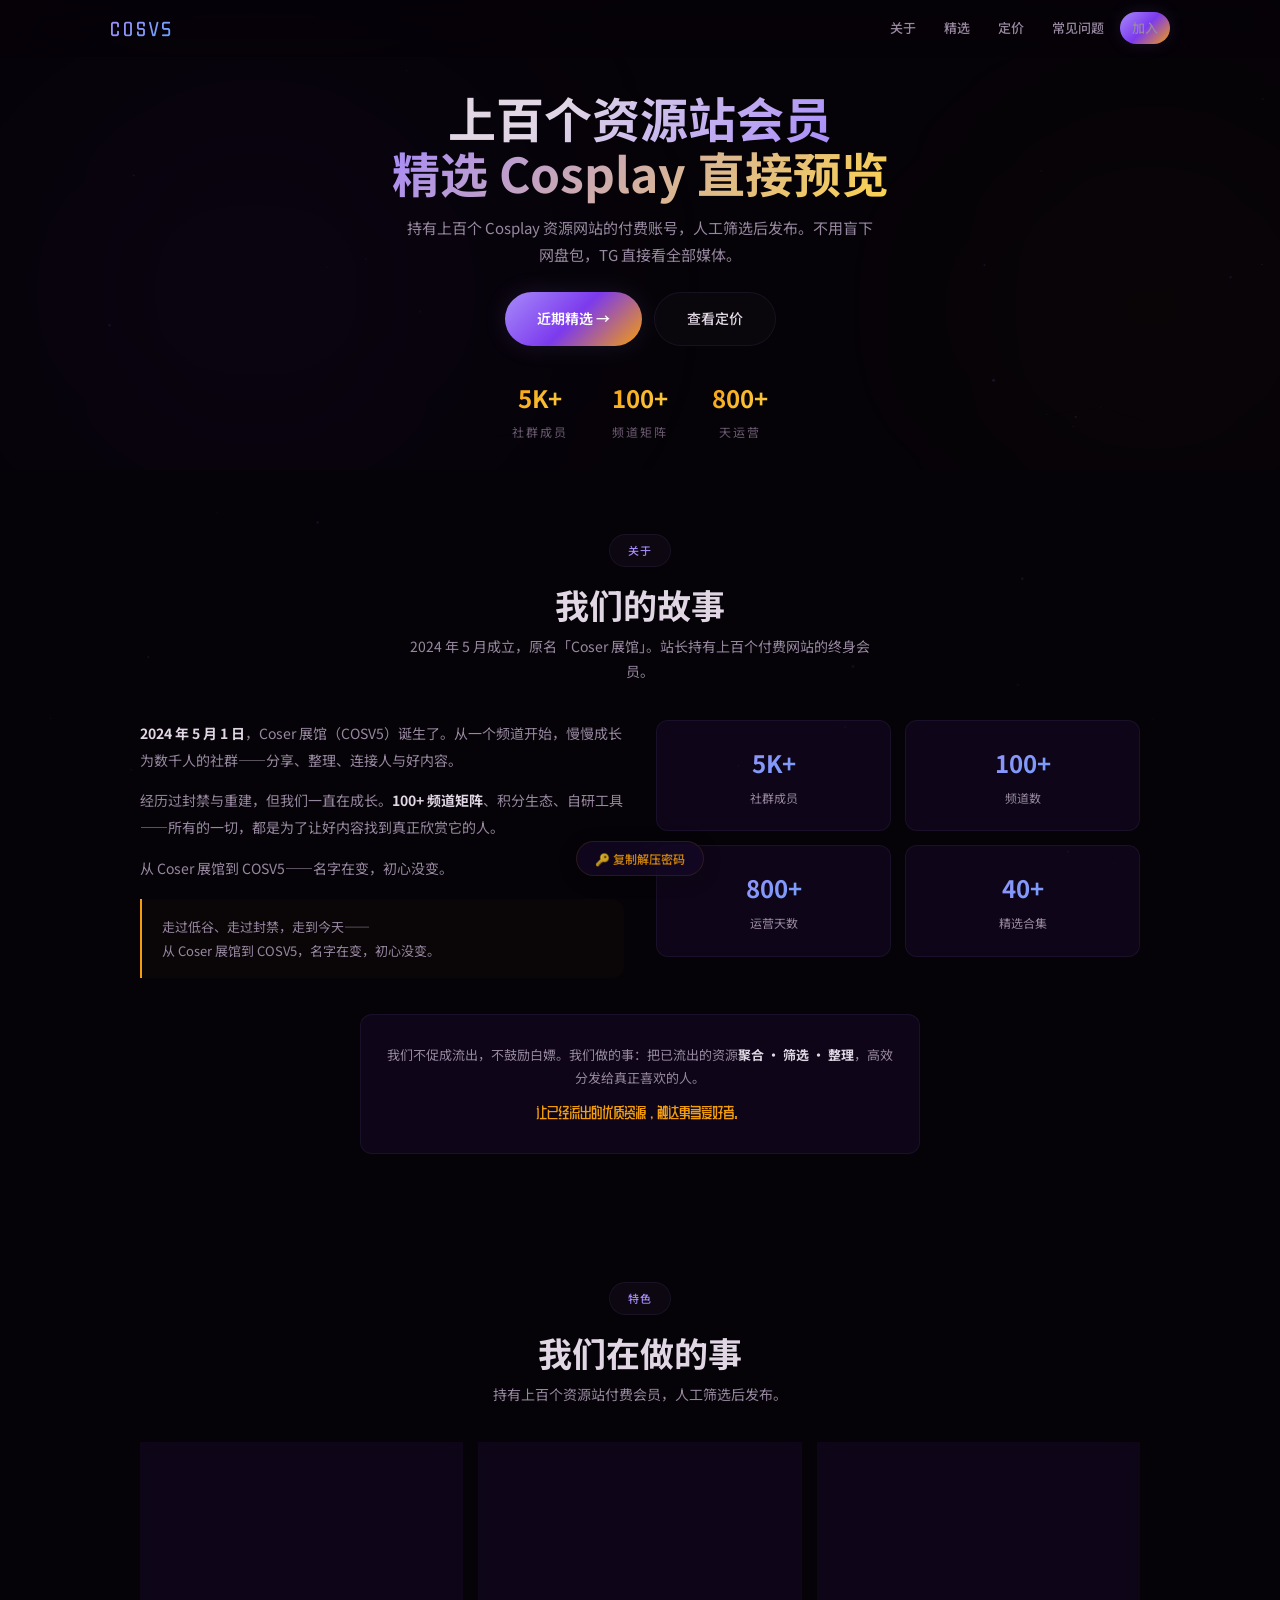
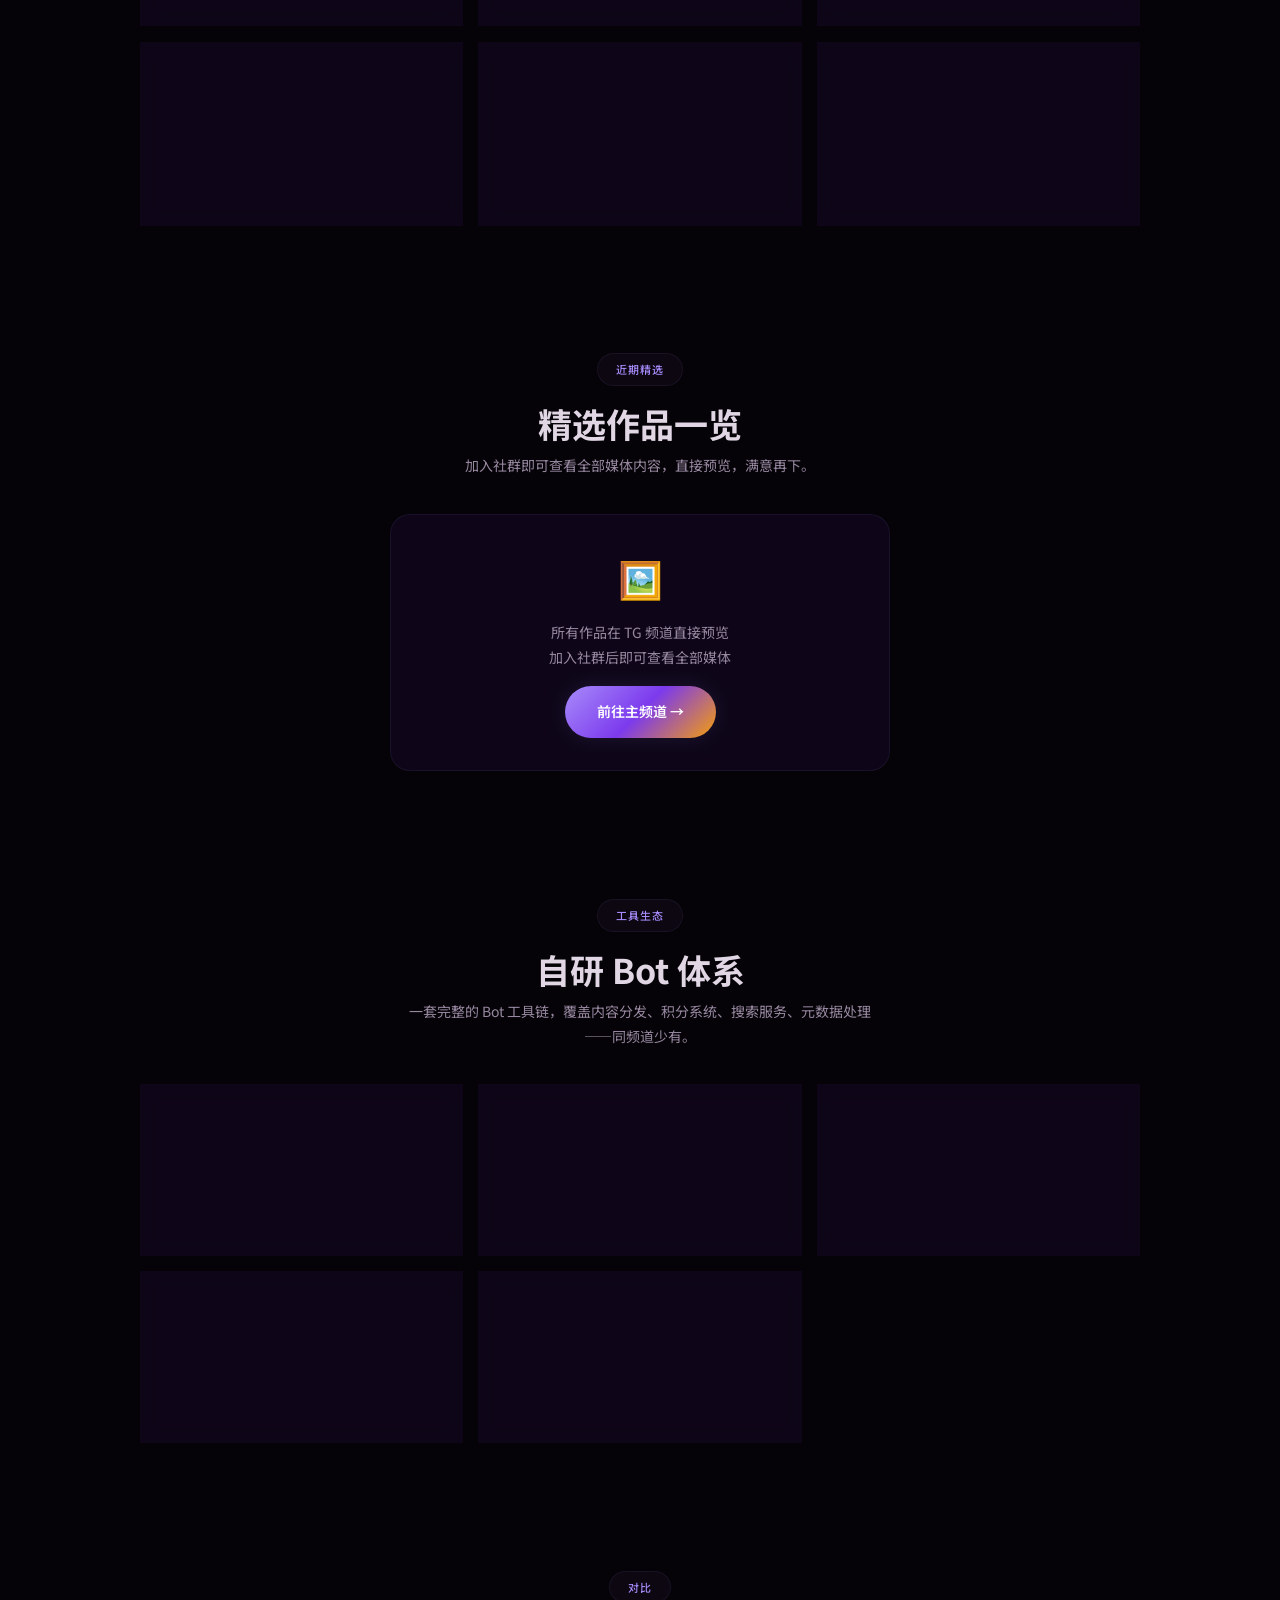
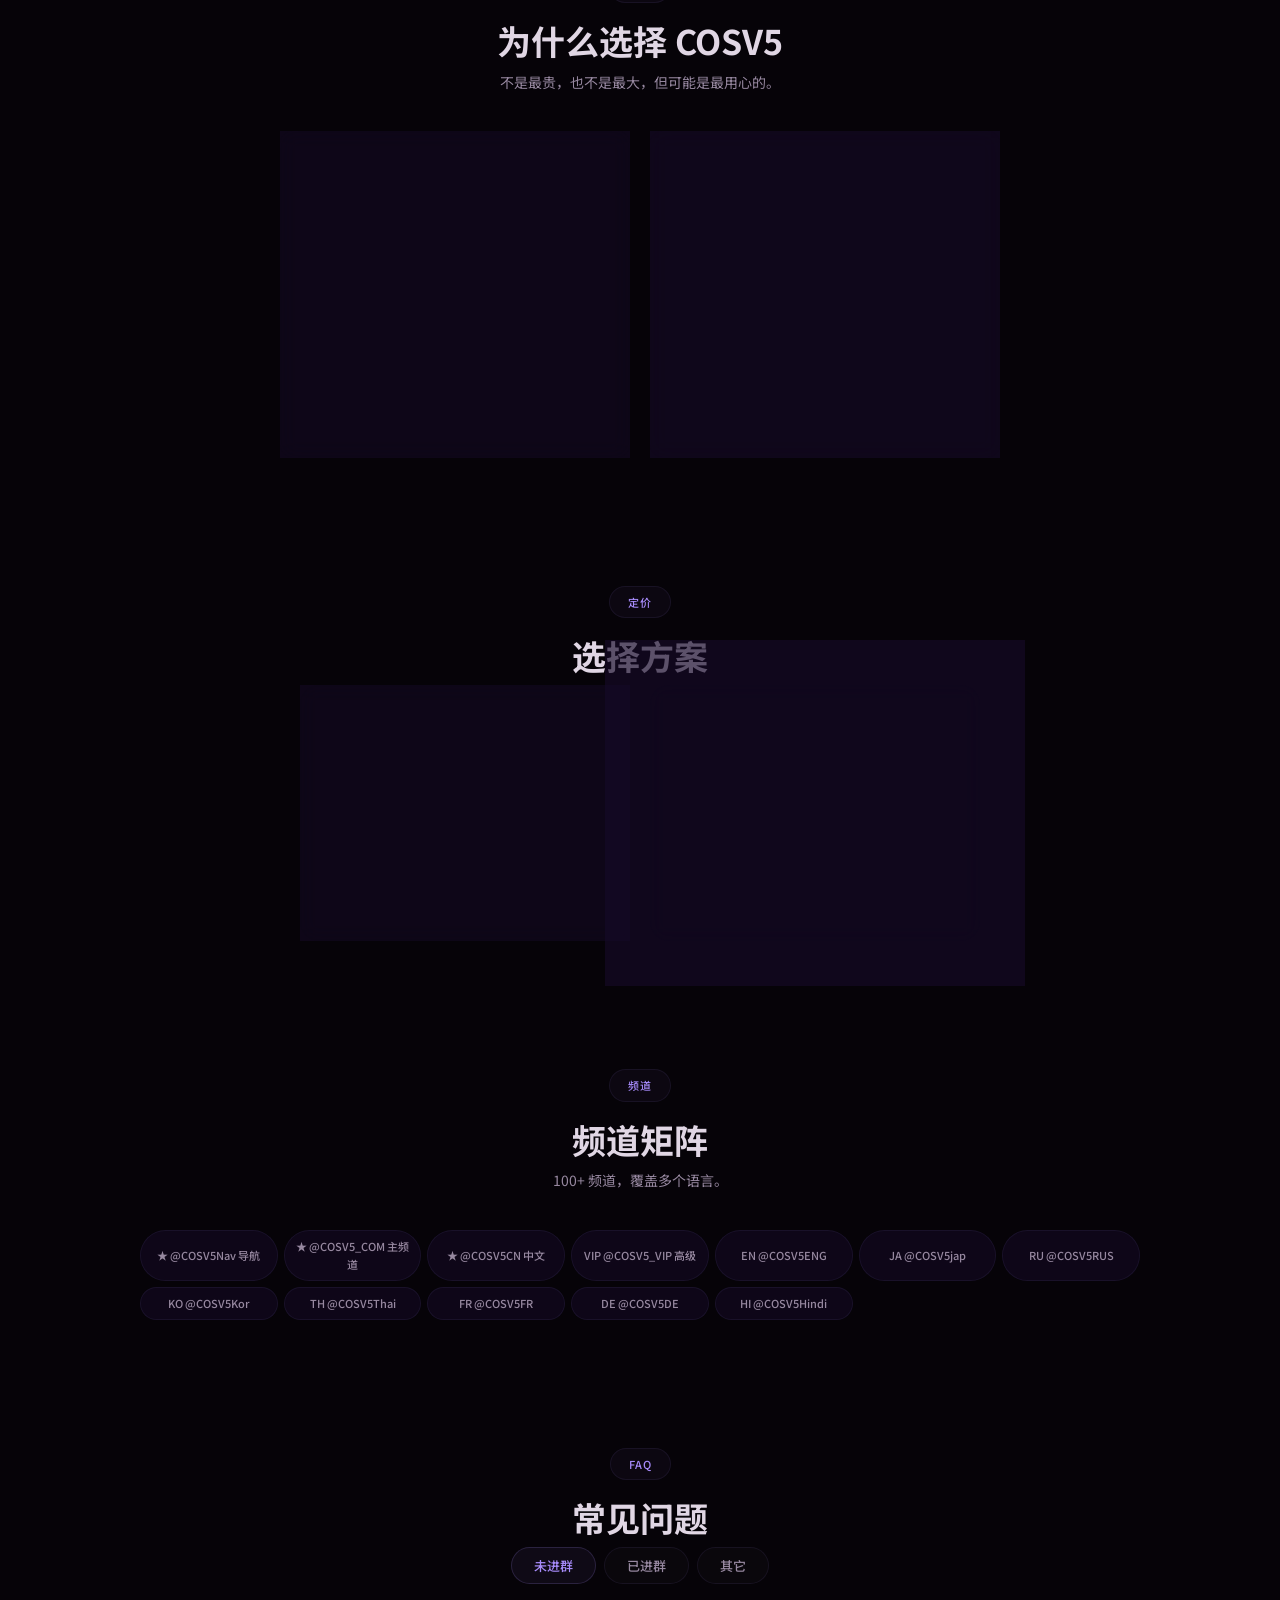
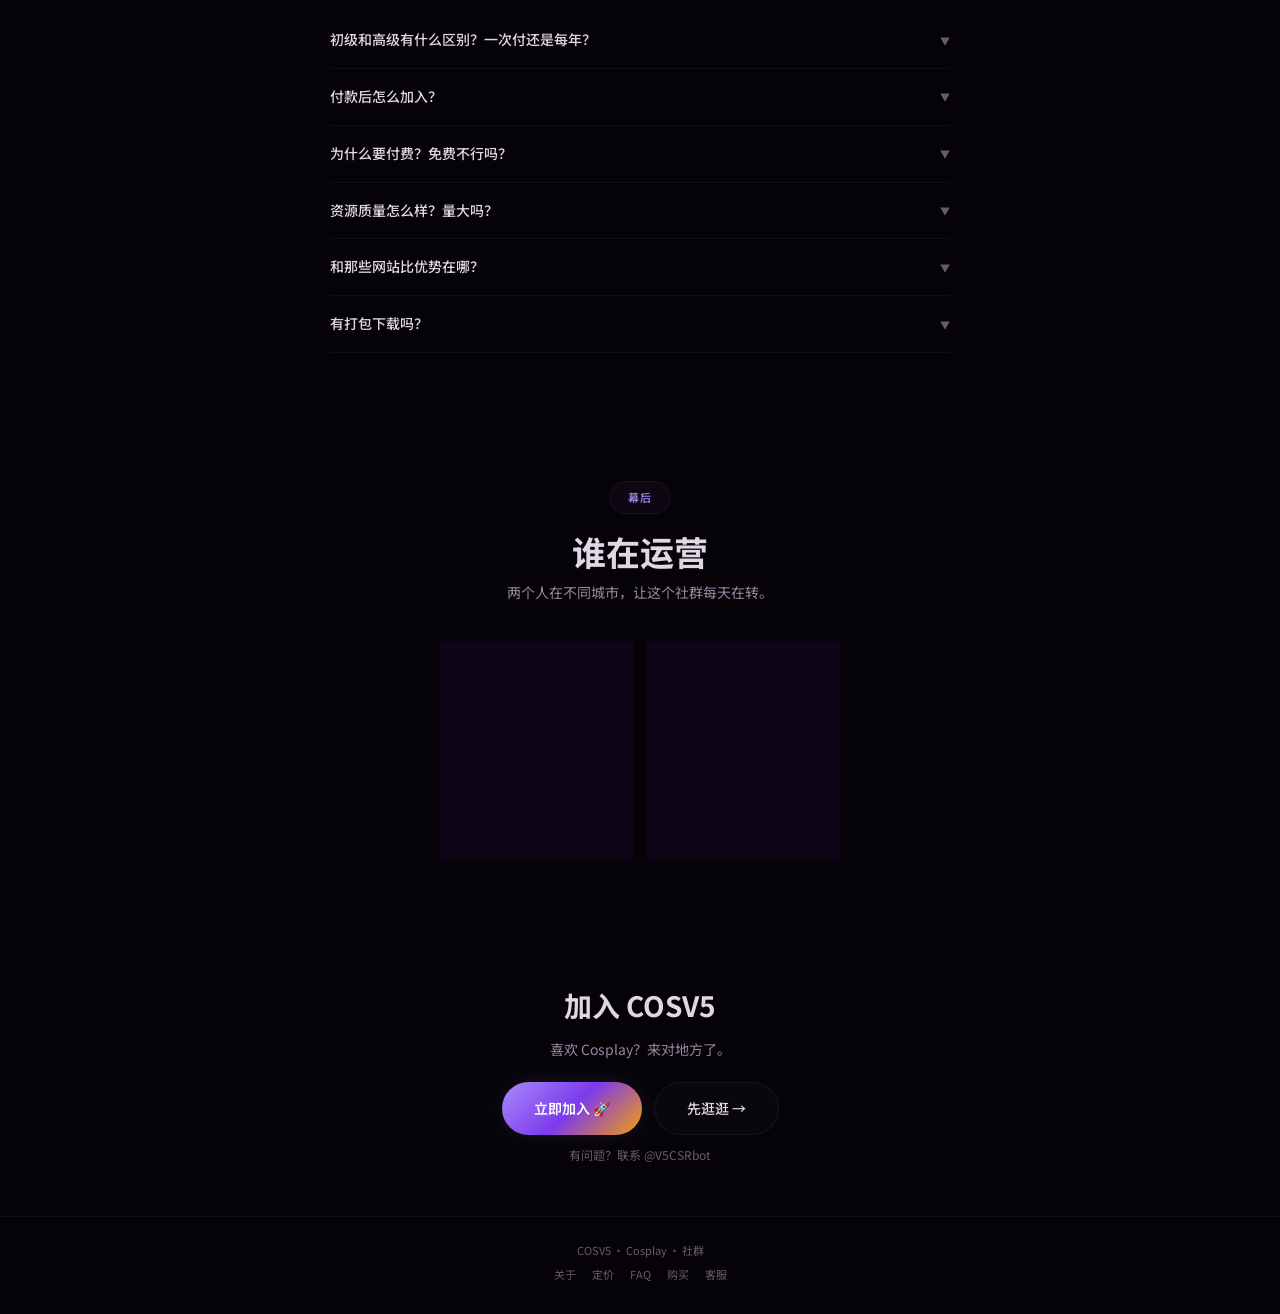
<file: index.html>
<!DOCTYPE html>
<html lang="zh-CN">
<head>
<meta charset="UTF-8">
<meta name="viewport" content="width=device-width, initial-scale=1.0">
<title>COSV5 — Cosplay 精选社群</title>
<meta name="description" content="COSV5 — 持有上百个资源站付费会员，精选 Cosplay，TG 直接预览。统一解压密码 COSV5.VIP。">
<meta name="theme-color" content="#060308">
<link href="https://fonts.googleapis.com/css2?family=Noto+Sans+SC:wght@300;400;500;700&family=ZCOOL+QingKe+HuangYou&display=swap" rel="stylesheet">
<style>
*,*::before,*::after{box-sizing:border-box;margin:0;padding:0}
html{scroll-behavior:smooth;overflow-x:hidden;scroll-padding-top:70px}
body{
  font-family:'Noto Sans SC',system-ui,-apple-system,sans-serif;
  background:#060308;color:#e0d6e4;
  -webkit-font-smoothing:antialiased;overflow-x:hidden;line-height:1.7;
}
:root{
  --bg:#060308;--card:rgba(22,10,40,0.5);--card-h:rgba(35,15,60,0.6);
  --purple:#a78bfa;--p-deep:#6d28d9;--p-glow:rgba(167,139,250,0.12);
  --gold:#f59e0b;--g-light:#fcd34d;
  --t:#e0d6e4;--t2:#9788a0;--t3:#6a5a70;
  --b:rgba(167,139,250,0.08);--b2:rgba(167,139,250,0.15);
  --g:linear-gradient(135deg,#a78bfa,#60a5fa);
  --gw:linear-gradient(135deg,#a78bfa,#7c3aed,#f59e0b);
  --gg:linear-gradient(135deg,#f59e0b,#fcd34d);
  --r:12px;--rl:20px;
}
::-webkit-scrollbar{width:3px}
::-webkit-scrollbar-track{background:var(--bg)}
::-webkit-scrollbar-thumb{background:var(--p-deep);border-radius:3px}

/* ── Canvas ── */
#bg-canvas{position:fixed;top:0;left:0;width:100vw;height:100vh;z-index:0;pointer-events:none}

/* ── Nav ── */
nav{
  position:fixed;top:0;left:0;right:0;z-index:100;
  backdrop-filter:blur(28px);background:rgba(6,3,8,0.55);
  border-bottom:1px solid transparent;transition:background .4s;
}
nav.scrolled{background:rgba(6,3,8,0.93);border-color:var(--b)}
.nav-inner{max-width:1100px;margin:0 auto;display:flex;align-items:center;justify-content:space-between;padding:0 20px;height:56px}
.logo{
  font-family:'ZCOOL QingKe HuangYou',cursive;font-size:20px;letter-spacing:3px;
  background:var(--g);-webkit-background-clip:text;-webkit-text-fill-color:transparent;background-clip:text;
}
.nav-links{display:flex;gap:4px;align-items:center}
.nav-links a{
  padding:5px 12px;border-radius:50px;color:var(--t2);text-decoration:none;
  font-size:13px;font-weight:500;transition:all .3s;
}
.nav-links a:hover{color:var(--t);background:rgba(255,255,255,0.03)}
.nav-links .active{color:var(--purple);background:rgba(167,139,250,0.06)}
.nav-cta{
  padding:6px 16px;border-radius:50px;background:var(--gw);color:#fff;
  font-size:12px;font-weight:600;text-decoration:none;
  box-shadow:0 0 18px var(--p-glow);white-space:nowrap;
}
.nav-cta:hover{transform:translateY(-1px);box-shadow:0 0 28px rgba(167,139,250,0.2)}

/* ── Floating password ── */
.floating-pwd{
  position:fixed;bottom:20px;left:50%;transform:translateX(-50%);
  z-index:99;padding:10px 22px;border-radius:50px;
  background:rgba(22,10,40,0.85);backdrop-filter:blur(16px);
  border:1px solid rgba(245,158,11,0.15);
  color:var(--gold);font-size:13px;font-weight:600;
  cursor:pointer;transition:all .3s;
  font-family:inherit;box-shadow:0 4px 20px rgba(0,0,0,0.3);
  white-space:nowrap;
}
.floating-pwd:hover{background:rgba(30,14,50,0.9);border-color:var(--gold)}
.floating-pwd.copied{background:rgba(34,197,94,0.15);border-color:#22c55e;color:#22c55e}
@media(max-width:768px){.floating-pwd{display:inline-flex}}
@media(min-width:769px){.floating-pwd{display:inline-flex;font-size:12px;padding:8px 18px;bottom:24px;opacity:0.8}}
@media(min-width:769px){.floating-pwd:hover{opacity:1}}

/* ── Hero (compact) ── */
.hero{
  text-align:center;padding:90px 24px 28px;position:relative;z-index:1;
}
.hero-glow{position:absolute;inset:0;pointer-events:none;overflow:hidden}
.hero-glow div{position:absolute;border-radius:50%;filter:blur(100px)}
.hero-glow .g1{width:60vw;height:60vw;top:-20%;left:-10%;background:radial-gradient(circle,rgba(109,40,217,0.06),transparent 70%)}
.hero-glow .g2{width:40vw;height:40vw;bottom:-20%;right:-10%;background:radial-gradient(circle,rgba(245,158,11,0.03),transparent 70%)}
.hero-content{max-width:680px;margin:0 auto}
.hero h1{font-size:clamp(28px,4.5vw,48px);font-weight:700;line-height:1.15;margin-bottom:14px}
.hero h1 .t1{background:linear-gradient(135deg,#e0d6e4 30%,var(--purple));-webkit-background-clip:text;-webkit-text-fill-color:transparent;background-clip:text}
.hero h1 .t2{background:linear-gradient(135deg,var(--purple),var(--g-light));-webkit-background-clip:text;-webkit-text-fill-color:transparent;background-clip:text}
.hero p{font-size:15px;color:var(--t2);max-width:480px;margin:0 auto 24px;line-height:1.8}
.hero-actions{display:flex;gap:12px;justify-content:center;flex-wrap:wrap;margin-bottom:32px}
.hero-stats{display:flex;justify-content:center;gap:44px;flex-wrap:wrap}
.hero-stat{text-align:center}
.hero-stat .n{font-size:24px;font-weight:700;background:var(--gg);-webkit-background-clip:text;-webkit-text-fill-color:transparent;background-clip:text}
.hero-stat .l{font-size:12px;color:var(--t3);margin-top:3px;letter-spacing:2px}

.btn-p{
  padding:14px 32px;border-radius:50px;background:var(--gw);color:#fff;
  text-decoration:none;font-size:14px;font-weight:600;
  transition:all .3s;box-shadow:0 0 24px var(--p-glow);
  display:inline-flex;align-items:center;gap:6px;
}
.btn-p:hover{transform:translateY(-2px);box-shadow:0 0 36px rgba(167,139,250,0.2)}
.btn-s{
  padding:14px 32px;border-radius:50px;
  background:rgba(255,255,255,0.02);color:var(--t);
  text-decoration:none;font-size:14px;font-weight:500;
  border:1px solid var(--b);transition:all .3s;
  display:inline-flex;align-items:center;gap:6px;
}
.btn-s:hover{background:rgba(255,255,255,0.04);border-color:var(--b2)}

/* ── Sections ── */
.section{padding:64px 24px;position:relative;z-index:1}
.sin{max-width:1000px;margin:0 auto;width:100%}
.sc{text-align:center}.sc .sd{margin:0 auto 36px}
.badge{
  display:inline-flex;align-items:center;gap:8px;
  padding:6px 18px;border-radius:50px;
  background:rgba(167,139,250,0.04);border:1px solid var(--b);
  font-size:11px;font-weight:500;color:var(--purple);margin-bottom:18px;
  letter-spacing:1px;
}
.st{font-size:clamp(24px,3vw,34px);font-weight:700;margin-bottom:8px;line-height:1.2}
.sd{color:var(--t2);font-size:14px;max-width:480px;margin-bottom:36px;line-height:1.8}
.r{opacity:0;transform:translateY(16px);transition:opacity .6s,transform .6s}
.r.v{opacity:1;transform:translateY(0)}
.r1{transition-delay:.1s}.r2{transition-delay:.2s}.r3{transition-delay:.3s}

/* ── Grids ── */
.grid-3{display:grid;grid-template-columns:repeat(auto-fit,minmax(260px,1fr));gap:16px}
.card{
  padding:30px 26px;border-radius:var(--r);
  background:var(--card);border:1px solid var(--b);
  backdrop-filter:blur(10px);transition:all .4s;
}
.card:hover{transform:translateY(-3px);border-color:rgba(167,139,250,0.1);background:var(--card-h)}
.card .ic{font-size:22px;margin-bottom:10px;display:block}
.card h3{font-size:15px;font-weight:600;margin-bottom:4px}
.card p{font-size:13px;color:var(--t2);line-height:1.7}

/* ── About ── */
.about-grid{display:grid;grid-template-columns:1fr 1fr;gap:32px;align-items:start}
@media(max-width:768px){.about-grid{grid-template-columns:1fr}}
.about-text p{font-size:14px;color:var(--t2);line-height:1.9;margin-bottom:14px}
.about-text strong{color:var(--t)}
.about-quote{
  margin-top:18px;padding:16px 20px;
  border-left:2px solid var(--gold);
  background:rgba(245,158,11,0.02);
  border-radius:0 var(--r) var(--r) 0;
  font-size:13px;color:var(--t2);line-height:1.8;
}
.stats-s{display:grid;grid-template-columns:1fr 1fr;gap:14px}
.stat-s{
  padding:22px 18px;text-align:center;border-radius:var(--r);
  background:var(--card);border:1px solid var(--b);
  transition:all .3s;
}
.stat-s:hover{background:var(--card-h)}
.stat-s .n{font-size:24px;font-weight:700;background:var(--g);-webkit-background-clip:text;-webkit-text-fill-color:transparent;background-clip:text}
.stat-s .l{font-size:12px;color:var(--t2);margin-top:4px}

/* ── Pricing ── */
.pg{display:grid;grid-template-columns:repeat(auto-fit,minmax(280px,1fr));gap:20px;max-width:680px;margin:0 auto}
.pc{
  border-radius:var(--rl);
  background:var(--card);border:1px solid var(--b);
  backdrop-filter:blur(10px);position:relative;
  transition:all .4s;cursor:pointer;
}
.pc:hover{transform:translateY(-3px)}
.pc.ft{
  border-color:rgba(167,139,250,0.14);
  background:rgba(22,10,40,0.65);
  box-shadow:0 0 30px rgba(167,139,250,0.04),inset 0 1px 0 rgba(167,139,250,0.08);
}
.pc-inner{padding:36px 28px 28px;transition:padding .4s}
.pc.open .pc-inner{padding-bottom:20px}
.pb{
  position:absolute;top:-11px;left:50%;transform:translateX(-50%);
  padding:3px 16px;border-radius:50px;
  font-size:10px;font-weight:700;letter-spacing:1px;white-space:nowrap;z-index:2;
}
.pb.gold{background:var(--gg);color:#0a0a0a}
.pb.purple{background:var(--g);color:#fff}
.pn{font-size:17px;font-weight:600;margin-bottom:2px}
.psub{font-size:12px;color:var(--t3);margin-bottom:16px}
.pp{margin-bottom:4px}
.pp .a{font-size:36px;font-weight:700;background:var(--g);-webkit-background-clip:text;-webkit-text-fill-color:transparent;background-clip:text}
.pp .e{font-size:13px;color:var(--t2);margin-left:2px}
.pt{display:flex;gap:6px;flex-wrap:wrap;margin-bottom:6px}
.pt span{padding:4px 10px;border-radius:50px;background:rgba(255,255,255,0.02);border:1px solid var(--b);font-size:11px;color:var(--t2)}
.pc-expand{text-align:center;font-size:11px;color:var(--t3);padding:4px 0 0;transition:all .3s}
.pc-expand .arr{display:inline-block;transition:transform .4s;margin-left:4px}
.pc.open .pc-expand .arr{transform:rotate(180deg)}
.pc-details{max-height:0;overflow:hidden;transition:max-height .5s ease,padding .5s ease;padding:0 28px}
.pc.open .pc-details{max-height:400px;padding:0 28px 28px}
.pf{list-style:none;margin:0 0 18px}
.pf li{padding:5px 0;font-size:13px;color:var(--t2);display:flex;align-items:center;gap:8px}
.pf li::before{content:'\2726';color:var(--purple);font-size:10px}
.pc .btn-p,.pc .btn-s{display:flex;justify-content:center;font-size:13px;padding:12px 26px}

/* ── Channels ── */
.cg{display:grid;grid-template-columns:repeat(auto-fill,minmax(120px,1fr));gap:6px}
.cc{
  display:flex;align-items:center;gap:4px;padding:6px 10px;border-radius:50px;
  background:var(--card);border:1px solid var(--b);
  font-size:11px;font-weight:500;color:var(--t2);
  text-decoration:none;transition:all .3s;justify-content:center;
}
.cc:hover{background:var(--card-h);border-color:var(--b2);color:var(--t);transform:translateY(-2px)}

/* ── FAQ tabs ── */
.faq-tabs{display:flex;justify-content:center;gap:8px;margin-bottom:28px;flex-wrap:wrap}
.faq-tab{
  padding:8px 22px;border-radius:50px;
  background:rgba(255,255,255,0.02);border:1px solid var(--b);
  color:var(--t2);font-size:13px;font-weight:500;
  cursor:pointer;transition:all .3s;font-family:inherit;
}
.faq-tab:hover{border-color:var(--b2);color:var(--t)}
.faq-tab.active{background:rgba(167,139,250,0.06);border-color:rgba(167,139,250,0.18);color:var(--purple)}
.faq-panel{display:none;text-align:left;max-width:620px;margin:0 auto}
.faq-panel.active{display:block}
.fi{border-bottom:1px solid var(--b)}
.fq{
  padding:16px 0;display:flex;justify-content:space-between;
  align-items:center;cursor:pointer;font-size:14px;
  font-weight:500;color:var(--t);transition:color .3s;user-select:none;gap:12px;
}
.fq:hover{color:var(--purple)}
.fq .a{transition:transform .3s;color:var(--t3);font-size:10px;flex-shrink:0}
.fi.open .fq .a{transform:rotate(180deg);color:var(--purple)}
.fa{max-height:0;overflow:hidden;transition:max-height .3s,padding .3s;padding:0}
.fi.open .fa{max-height:500px;padding:0 0 18px}
.fa p{font-size:13px;color:var(--t2);line-height:1.8}

/* ── CTA ── */
.cta{text-align:center;padding:60px 24px 50px!important}
.cta h2{font-size:clamp(20px,2.5vw,28px);font-weight:700;margin-bottom:8px}
.cta p{color:var(--t2);max-width:420px;margin:0 auto 20px;font-size:14px}
.cta .ca{display:flex;gap:12px;justify-content:center;flex-wrap:wrap}
.cta .cn{margin-top:10px;font-size:12px;color:var(--t3)}

footer{padding:24px;text-align:center;position:relative;z-index:1;border-top:1px solid var(--b)}
footer p{font-size:11px;color:var(--t3)}
footer .fl2{display:flex;justify-content:center;gap:16px;margin:6px 0;flex-wrap:wrap}
footer .fl2 a{color:var(--t3);text-decoration:none;font-size:11px}
footer .fl2 a:hover{color:var(--purple)}

@media(max-width:768px){
  .nav-links a{font-size:11px;padding:4px 8px}
  .nav-cta{font-size:11px;padding:5px 12px}
  .about-grid{grid-template-columns:1fr}
  .pg,.grid-3{grid-template-columns:1fr}
  .hero{padding:76px 20px 24px}
  .hero h1{font-size:clamp(24px,7vw,36px)}
  .hero p{font-size:13px}
  .hero-stats{gap:24px}
  .section{padding:40px 16px}
  .sin .st{font-size:clamp(20px,5vw,26px)}
  .grid-3{gap:10px}
  .card{padding:20px 18px}
  .grid-4{grid-template-columns:repeat(2,1fr)}
  .pg{gap:14px}
  .pc-inner{padding:28px 20px 22px}
  .pc-details{padding:0 20px!important}
  .pc.open .pc-details{padding:0 20px 22px!important}
  .cg{grid-template-columns:repeat(auto-fill,minmax(100px,1fr))}
  .floating-pwd{font-size:12px;padding:8px 16px;bottom:16px}
  footer .fl2{gap:10px}
}
@media(max-width:480px){
  .hero h1{font-size:22px}
  .hero-stats{gap:16px}
  .hero-stat .n{font-size:18px}
  .hero-stat .l{font-size:10px}
  .card p{font-size:12px}
}
</style>
</head>
<body>

<canvas id="bg-canvas"></canvas>

<nav id="nav">
  <div class="nav-inner">
    <div class="logo">COSV5</div>
    <div class="nav-links">
      <a href="#about">关于</a>
      <a href="#showcase">精选</a>
      <a href="#pricing">定价</a>
      <a href="#faq">常见问题</a>
      <a href="#join" class="nav-cta">加入</a>
    </div>
  </div>
</nav>

<button class="floating-pwd" onclick="copyPwd()">🔑 复制解压密码</button>

<!-- ══ HERO ══ -->
<section class="hero">
  <div class="hero-glow"><div class="g1"></div><div class="g2"></div></div>
  <div class="hero-content r v">
    <h1>
      <span class="t1">上百个资源站会员</span><br>
      <span class="t2">精选 Cosplay 直接预览</span>
    </h1>
    <p>持有上百个 Cosplay 资源网站的付费账号，人工筛选后发布。不用盲下网盘包，TG 直接看全部媒体。</p>
    <div class="hero-actions">
      <a href="#showcase" class="btn-p">近期精选 →</a>
      <a href="#pricing" class="btn-s">查看定价</a>
    </div>
    <div class="hero-stats">
      <div class="hero-stat"><div class="n">5K+</div><div class="l">社群成员</div></div>
      <div class="hero-stat"><div class="n">100+</div><div class="l">频道矩阵</div></div>
      <div class="hero-stat"><div class="n">800+</div><div class="l">天运营</div></div>
    </div>
  </div>
</section>

<!-- ══ ABOUT ══ -->
<section class="section" id="about">
  <div class="sin">
    <div class="sc">
      <div class="badge r">关于</div>
      <h2 class="st r">我们的故事</h2>
      <p class="sd r">2024 年 5 月成立，原名「Coser 展馆」。站长持有上百个付费网站的终身会员。</p>
    </div>
    <div class="about-grid">
      <div class="about-text r">
        <p><strong>2024 年 5 月 1 日</strong>，Coser 展馆（COSV5）诞生了。从一个频道开始，慢慢成长为数千人的社群——分享、整理、连接人与好内容。</p>
        <p>经历过封禁与重建，但我们一直在成长。<strong>100+ 频道矩阵</strong>、积分生态、自研工具——所有的一切，都是为了让好内容找到真正欣赏它的人。</p>
        <p>从 Coser 展馆到 COSV5——名字在变，初心没变。</p>
        <div class="about-quote">
          走过低谷、走过封禁，走到今天——<br>
          从 Coser 展馆到 COSV5，名字在变，初心没变。
        </div>
      </div>
      <div class="stats-s">
        <div class="stat-s r r1"><div class="n">5K+</div><div class="l">社群成员</div></div>
        <div class="stat-s r r2"><div class="n">100+</div><div class="l">频道数</div></div>
        <div class="stat-s r r1"><div class="n">800+</div><div class="l">运营天数</div></div>
        <div class="stat-s r r2"><div class="n">40+</div><div class="l">精选合集</div></div>
      </div>
    </div>
    <div class="r" style="text-align:center;margin-top:36px;padding:28px 24px;border-radius:var(--r);background:var(--card);border:1px solid var(--b);max-width:560px;margin-left:auto;margin-right:auto">
      <p style="font-size:13px;color:var(--t2);line-height:1.8;margin-bottom:10px">我们不促成流出，不鼓励白嫖。我们做的事：把已流出的资源<strong style="color:var(--t)">聚合 · 筛选 · 整理</strong>，高效分发给真正喜欢的人。</p>
      <p style="font-family:'ZCOOL QingKe HuangYou',cursive;font-size:15px;color:var(--gold)">让已经流出的优质资源，触达更多爱好者。</p>
    </div>
  </div>
</section>

<!-- ══ FEATURES ══ -->
<section class="section" id="features">
  <div class="sin sc">
    <div class="badge r">特色</div>
    <h2 class="st r">我们在做的事</h2>
    <p class="sd r">持有上百个资源站付费会员，人工筛选后发布。</p>
    <div class="grid-3">
      <div class="card r"><span class="ic">🔍</span><h3>百站监控</h3><p>持有 59+ 资源网站付费会员，pabot 实时监控新作发布。</p></div>
      <div class="card r r1"><span class="ic">👁️</span><h3>直接预览</h3><p>传统网站需下载网盘包才能看。TG 直接预览全部媒体，满意再下载。</p></div>
      <div class="card r r2"><span class="ic">🎯</span><h3>社群采购</h3><p>热门新作社群出资购买。积分兑换许愿卡，指定想要的作品。</p></div>
      <div class="card r r1"><span class="ic">🌐</span><h3>多语言</h3><p>中文 · EN · JP · RU · KO · TH · FR · DE · HI，全球同好聚集。</p></div>
      <div class="card r r2"><span class="ic">🛠️</span><h3>自研工具</h3><p>搜索/签到/分发/清理——完整 Bot 体系，提升社群体验。</p></div>
      <div class="card r r3"><span class="ic">⚡</span><h3>及时通知</h3><p>pabot 7×24 监控，新作发布立即通知，比手动刷站快。</p></div>
    </div>
  </div>
</section>

<!-- ══ SHOWCASE ══ -->
<section class="section" id="showcase">
  <div class="sin sc">
    <div class="badge r">近期精选</div>
    <h2 class="st r">精选作品一览</h2>
    <p class="sd r">加入社群即可查看全部媒体内容，直接预览，满意再下。</p>
    <div style="background:var(--card);border:1px solid var(--b);border-radius:var(--rl);padding:32px 24px;max-width:500px;margin:0 auto;text-align:center">
      <p style="font-size:36px;margin-bottom:12px">🖼️</p>
      <p style="font-size:14px;color:var(--t2);margin-bottom:16px;line-height:1.8">所有作品在 TG 频道直接预览<br>加入社群后即可查看全部媒体</p>
      <a href="https://t.me/COSV5_COM" target="_blank" class="btn-p" style="display:inline-flex">前往主频道 →</a>
    </div>
  </div>
</section>

<!-- ══ TOOLS ══ -->
<section class="section">
  <div class="sin sc">
    <div class="badge r">工具生态</div>
    <h2 class="st r">自研 Bot 体系</h2>
    <p class="sd r">一套完整的 Bot 工具链，覆盖内容分发、积分系统、搜索服务、元数据处理——同频道少有。</p>
    <div class="grid-3">
      <div class="card r" style="text-align:left;display:flex;flex-direction:column;gap:8px">
        <div style="display:flex;align-items:center;gap:10px;margin-bottom:4px">
          <span style="font-size:28px">🐹</span>
          <div><h3 style="margin:0">GuiYaoBot</h3><span style="font-size:11px;color:var(--t3)">@GuiYaoBot</span></div>
        </div>
        <p style="font-size:13px;color:var(--t2);line-height:1.7">签到积分系统 · 邮箱绑定保障会员权益不丢失 · 权益自助恢复。5K+ 绑定用户。</p>
      </div>
      <div class="card r r1" style="text-align:left;display:flex;flex-direction:column;gap:8px">
        <div style="display:flex;align-items:center;gap:10px;margin-bottom:4px">
          <span style="font-size:28px">🔍</span>
          <div><h3 style="margin:0">PaPulseBot</h3><span style="font-size:11px;color:var(--t3)">@PaPulseBot</span></div>
        </div>
        <p style="font-size:13px;color:var(--t2);line-height:1.7">以图搜图 · 社群资源搜索 · 网站内容检索。搜索 8K+ 次，免费使用。</p>
      </div>
      <div class="card r r2" style="text-align:left;display:flex;flex-direction:column;gap:8px">
        <div style="display:flex;align-items:center;gap:10px;margin-bottom:4px">
          <span style="font-size:28px">🔄</span>
          <div><h3 style="margin:0">V5Mesh</h3><span style="font-size:11px;color:var(--t3)">@V5MeshBot</span></div>
        </div>
        <p style="font-size:13px;color:var(--t2);line-height:1.7">矩阵分发机器人。一次内容，AI 优化，多频道同步。同步 100+ 频道，降低重复内容风控。</p>
      </div>
      <div class="card r r1" style="text-align:left;display:flex;flex-direction:column;gap:8px">
        <div style="display:flex;align-items:center;gap:10px;margin-bottom:4px">
          <span style="font-size:28px">🧹</span>
          <div><h3 style="margin:0">ExifCleaner</h3><span style="font-size:11px;color:var(--t3)">自研工具</span></div>
        </div>
        <p style="font-size:13px;color:var(--t2);line-height:1.7">元数据清理工具。支持只读文件、递归目录、自定义 EXIF 编辑。已处理 12K+ 文件。</p>
      </div>
      <div class="card r r2" style="text-align:left;display:flex;flex-direction:column;gap:8px">
        <div style="display:flex;align-items:center;gap:10px;margin-bottom:4px">
          <span style="font-size:28px">👁️</span>
          <div><h3 style="margin:0">ChuYunbot</h3><span style="font-size:11px;color:var(--t3)">@ChuYunbot</span></div>
        </div>
        <p style="font-size:13px;color:var(--t2);line-height:1.7">作品预览 Bot。加入社群后可通过 Bot 直接预览作品媒体，满意再下载。</p>
      </div>
    </div>
  </div>
</section>

<!-- ══ COMPARISON ══ -->
<section class="section">
  <div class="sin sc">
    <div class="badge r">对比</div>
    <h2 class="st r">为什么选择 COSV5</h2>
    <p class="sd r">不是最贵，也不是最大，但可能是最用心的。</p>
    
    <div style="display:grid;grid-template-columns:1fr 1fr;gap:20px;max-width:720px;margin:0 auto">
      <!-- vs 传统网站 -->
      <div class="card r" style="text-align:left;padding:24px">
        <div style="font-size:11px;color:var(--t3);letter-spacing:2px;margin-bottom:10px">对比传统会员网站</div>
        <div style="display:flex;flex-direction:column;gap:10px">
          <div style="display:flex;align-items:flex-start;gap:10px">
            <span style="color:var(--gold);font-size:14px;flex-shrink:0">✓</span>
            <div><span style="font-size:13px;font-weight:600;color:var(--t)">TG 直接预览全部媒体</span><br><span style="font-size:12px;color:var(--t2)">不用先付费再下载网盘包盲看，满意再下</span></div>
          </div>
          <div style="display:flex;align-items:flex-start;gap:10px">
            <span style="color:var(--gold);font-size:14px;flex-shrink:0">✓</span>
            <div><span style="font-size:13px;font-weight:600;color:var(--t)">持有上百个站会员</span><br><span style="font-size:12px;color:var(--t2)">你付一份钱，共享上百个资源站的精选内容</span></div>
          </div>
          <div style="display:flex;align-items:flex-start;gap:10px">
            <span style="color:var(--gold);font-size:14px;flex-shrink:0">✓</span>
            <div><span style="font-size:13px;font-weight:600;color:var(--t)">人工筛选 · 杜绝低质</span><br><span style="font-size:12px;color:var(--t2)">每份资源经人工筛选，没有滥竽充数</span></div>
          </div>
          <div style="display:flex;align-items:flex-start;gap:10px">
            <span style="color:var(--gold);font-size:14px;flex-shrink:0">✓</span>
            <div><span style="font-size:13px;font-weight:600;color:var(--t)">定价更低</span><br><span style="font-size:12px;color:var(--t2)">¥18/月起，分摊订阅成本，人人用得起</span></div>
          </div>
        </div>
      </div>

      <!-- vs TG同行 -->
      <div class="card r r2" style="text-align:left;padding:24px;border-color:rgba(167,139,250,0.12);background:rgba(22,10,40,0.6)">
        <div style="font-size:11px;color:var(--purple);letter-spacing:2px;margin-bottom:10px">对比 Telegram 同行</div>
        <div style="display:flex;flex-direction:column;gap:10px">
          <div style="display:flex;align-items:flex-start;gap:10px">
            <span style="color:var(--purple);font-size:14px;flex-shrink:0">✦</span>
            <div><span style="font-size:13px;font-weight:600;color:var(--t)">每日全网流出·更全更及时</span><br><span style="font-size:12px;color:var(--t2)">许多同行的资源实际上是从我们这里搬运的</span></div>
          </div>
          <div style="display:flex;align-items:flex-start;gap:10px">
            <span style="color:var(--purple);font-size:14px;flex-shrink:0">✦</span>
            <div><span style="font-size:13px;font-weight:600;color:var(--t)">可累积积分兑换权益</span><br><span style="font-size:12px;color:var(--t2)">签到积分兑换群组资格、许愿卡等，不只是付费</span></div>
          </div>
          <div style="display:flex;align-items:flex-start;gap:10px">
            <span style="color:var(--purple);font-size:14px;flex-shrink:0">✦</span>
            <div><span style="font-size:13px;font-weight:600;color:var(--t)">权益保障体系</span><br><span style="font-size:12px;color:var(--t2)">邮箱绑定，换号不丢失会员身份，有保障</span></div>
          </div>
          <div style="display:flex;align-items:flex-start;gap:10px">
            <span style="color:var(--purple);font-size:14px;flex-shrink:0">✦</span>
            <div><span style="font-size:13px;font-weight:600;color:var(--t)">无广告 · 清净体验</span><br><span style="font-size:12px;color:var(--t2)">没有铺天盖地的营销，每一个用户都能宾至如归</span></div>
          </div>
        </div>
      </div>
    </div>
  </div>
</section>

<!-- ══ PRICING ══ -->
<section class="section" id="pricing">
  <div class="sin sc">
    <div class="badge r">定价</div>
    <h2 class="st r">选择方案</h2>
    <div class="pg">
      <div class="pc r" onclick="togglePricing(this)">
        <div class="pb gold">🔥 热销</div>
        <div class="pc-inner">
          <div class="pn">🌱 初级</div>
          <div class="psub">🐹 仓鼠窝 · 每日全网流出 · 允许转发</div>
          <div class="pp"><span class="a">¥18</span><span class="e">/月</span></div>
          <div class="pt"><span>¥36/年</span><span>¥66/永久</span></div>
          <div class="pc-expand">点击查看详情 <span class="arr">▾</span></div>
        </div>
        <div class="pc-details">
          <ul class="pf">
            <li>全网流出资源每日更新</li>
            <li>TG 直接预览全部媒体</li>
            <li>高级资源延后约1周预览</li>
            <li>以图搜图 + 频道搜索</li>
            <li>签到积分系统</li>
            <li>🔄 支持转发分享</li>
          </ul>
          <a href="https://t.me/V5joinBot" target="_blank" class="btn-s">选择初级</a>
        </div>
      </div>
      <div class="pc ft r r2" onclick="togglePricing(this)">
        <div class="pb purple">⭐ 推荐</div>
        <div class="pc-inner">
          <div class="pn">🎄 高级</div>
          <div class="psub">👑 大佬群 · 含初级全部权益 · 禁止转发</div>
          <div class="pp"><span class="a">¥198</span><span class="e">/年</span></div>
          <div class="pt"><span>¥288/永久</span></div>
          <div class="pc-expand">点击查看详情 <span class="arr">▾</span></div>
        </div>
        <div class="pc-details">
          <ul class="pf">
            <li>含初级全部权益</li>
            <li>未流出资源包（投稿/采购）</li>
            <li>高级资源第一时间查看</li>
            <li>网站内容搜索权限</li>
            <li>许愿卡 · 积分特权</li>
            <li>🔒 禁止转发分享</li>
          </ul>
          <a href="https://t.me/V5joinBot" target="_blank" class="btn-p">选择高级 🚀</a>
        </div>
      </div>
    </div>
  </div>
</section>

<!-- ══ CHANNELS ══ -->
<section class="section" id="channels">
  <div class="sin sc">
    <div class="badge r">频道</div>
    <h2 class="st r">频道矩阵</h2>
    <p class="sd r">100+ 频道，覆盖多个语言。</p>
    <div class="cg">
      <a class="cc" href="https://t.me/COSV5Nav" target="_blank">★ @COSV5Nav 导航</a>
      <a class="cc" href="https://t.me/COSV5_COM" target="_blank">★ @COSV5_COM 主频道</a>
      <a class="cc" href="https://t.me/COSV5CN" target="_blank">★ @COSV5CN 中文</a>
      <a class="cc" href="https://t.me/COSV5_VIP" target="_blank">VIP @COSV5_VIP 高级</a>
      <a class="cc" href="https://t.me/COSV5ENG" target="_blank">EN @COSV5ENG</a>
      <a class="cc" href="https://t.me/COSV5jap" target="_blank">JA @COSV5jap</a>
      <a class="cc" href="https://t.me/COSV5RUS" target="_blank">RU @COSV5RUS</a>
      <a class="cc" href="https://t.me/COSV5Kor" target="_blank">KO @COSV5Kor</a>
      <a class="cc" href="https://t.me/COSV5Thai" target="_blank">TH @COSV5Thai</a>
      <a class="cc" href="https://t.me/COSV5FR" target="_blank">FR @COSV5FR</a>
      <a class="cc" href="https://t.me/COSV5DE" target="_blank">DE @COSV5DE</a>
      <a class="cc" href="https://t.me/COSV5Hindi" target="_blank">HI @COSV5Hindi</a>
    </div>
  </div>
</section>

<!-- ══ FAQ ══ -->
<section class="section" id="faq">
  <div class="sin sc">
    <div class="badge r">FAQ</div>
    <h2 class="st r">常见问题</h2>
    <div class="faq-tabs r">
      <button class="faq-tab active" onclick="switchTab(this,'pre')">未进群</button>
      <button class="faq-tab" onclick="switchTab(this,'post')">已进群</button>
      <button class="faq-tab" onclick="switchTab(this,'other')">其它</button>
    </div>

    <div class="faq-panel active" id="pre">
      <div class="fi"><div class="fq">初级和高级有什么区别？一次付还是每年？<span class="a">▼</span></div><div class="fa"><p>初级 ¥18/月、¥36/年、¥66/永久，每天更新全网流出资源，高级资源延后约1周预览。<br>高级 ¥198/年、¥288/永久，含初级全部权益，额外有未流出资源包（社群投稿+社群采购），所有资源第一时间查看。<br>初级¥66永久，高级¥288永久，都是买断制。</p></div></div>
      <div class="fi"><div class="fq">付款后怎么加入？<span class="a">▼</span></div><div class="fa"><p>通过 @V5joinBot 完成支付，Bot 自动引导加入社群。有问题联系 @V5CSRbot。</p></div></div>
      <div class="fi"><div class="fq">为什么要付费？免费不行吗？<span class="a">▼</span></div><div class="fa"><p>免费社群难以长期维持——恶意举报封号封群，资源一夜归零。付费的本质是<strong style="color:var(--t)">抗风险能力</strong>：封号损失、备份维护、持续采购。你也买到了<strong style="color:var(--t)">省心</strong>——不用自己翻几十个站，我们替你筛好。</p></div></div>
      <div class="fi"><div class="fq">资源质量怎么样？量大吗？<span class="a">▼</span></div><div class="fa"><p>🐹 初级（仓鼠窝）：量大类全，覆盖多家付费站，每日更新。<br>👑 高级（大佬群）：投稿·自购·许愿·定制，品质更精。<br>可以先看频道帖子里的预览，满意再决定。</p></div></div>
      <div class="fi"><div class="fq">和那些网站比优势在哪？<span class="a">▼</span></div><div class="fa"><p>传统网站需先付费再下载网盘包才能看。COSV5 在 TG 直接预览全部媒体，满意再下。我们持有上百个站会员，筛选后再发布。</p></div></div>
      <div class="fi"><div class="fq">有打包下载吗？<span class="a">▼</span></div><div class="fa"><p>目前通过 TG 频道直接预览和下载。打包功能在开发中。</p></div></div>
    </div>

    <div class="faq-panel" id="post">
      <div class="fi"><div class="fq">🔑 解压密码是什么？<span class="a">▼</span></div><div class="fa">
        <div style="text-align:center;padding:14px;background:rgba(245,158,11,0.03);border-radius:8px;border:1px solid rgba(245,158,11,0.08);margin-bottom:10px">
          <p style="font-size:10px;color:var(--t3);margin-bottom:4px">当前统一密码（点击复制）</p>
          <p style="font-size:20px;font-weight:700;letter-spacing:4px;color:var(--g-light);cursor:pointer" onclick="copyPwd()">COSV5.VIP</p>
        </div>
        <p style="font-size:11px;color:var(--t3);margin-bottom:6px">📚 历史密码：@coserdh · @CosYiMi · 123321 · CoserBay</p>
        <p style="font-size:11px;color:var(--gold);margin-bottom:8px">⚠️ 严格区分大小写，符号准确，无多余空格</p>
        <p style="font-size:11px;color:var(--t2);margin-bottom:4px">📦 分卷解压：</p>
        <p style="font-size:11px;color:var(--t3);margin-bottom:8px;line-height:1.8">① 所有分卷文件在同一文件夹<br>② 选第一个分卷（.part1/.001）解压<br>③ 系统自动拼接</p>
        <p style="font-size:11px;color:var(--t2);margin-bottom:4px">🛠️ 推荐工具：</p>
        <p style="font-size:11px;color:var(--t3);margin-bottom:8px">Windows：Bandizip · iOS：Documents/iZip · Android：ZArchiver</p>
        <p style="font-size:11px;color:var(--t2);margin-bottom:4px">📱 iOS 注意：</p>
        <p style="font-size:11px;color:var(--t3)">系统「文件」App 对特殊字符密码有误报 bug。用 Documents 或 iZip 打开解压即可。</p>
      </div></div>
      <div class="fi"><div class="fq">如何绑定邮箱？有什么用？<span class="a">▼</span></div><div class="fa"><p>在 @GuiYaoBot 绑定邮箱。TG 账号出问题时可验证恢复社群权益，不会因换号丢失会员身份。</p></div></div>
      <div class="fi"><div class="fq">积分怎么获取和兑换？<span class="a">▼</span></div><div class="fa"><p>在 @GuiYaoBot 每日签到获取积分。可兑换许愿卡（指定作品，社群采购）或其他权益。</p></div></div>
      <div class="fi"><div class="fq">如何投稿？有奖励吗？<span class="a">▼</span></div><div class="fa"><p>社群接受未发布过的高质量作品投稿。被采纳后获积分奖励，优质投稿推送至高级社群。</p></div></div>
      <div class="fi"><div class="fq">如何邀请好友？<span class="a">▼</span></div><div class="fa"><p>在 @GuiYaoBot 获取邀请链接。好友加入后你获得积分奖励。</p></div></div>
    </div>

    <div class="faq-panel" id="other">
      <div class="fi"><div class="fq">遇到问题联系谁？<span class="a">▼</span></div><div class="fa"><p>联系 @V5CSRbot，涵盖支付、权益、账号等问题。</p></div></div>
      <div class="fi"><div class="fq">社群有哪些频道？<span class="a">▼</span></div><div class="fa"><p>主频道 @COSV5_COM · 高级 @COSV5_VIP · 中文 @COSV5CN · 多语言频道 (EN/JP/RU/KO/TH/FR/DE/HI)。全部列表见 @COSV5Nav。</p></div></div>
      <div class="fi"><div class="fq">有哪些 Bot 可用？<span class="a">▼</span></div><div class="fa"><p>@PaPulseBot — 搜索 / @GuiYaoBot — 签到积分 / @V5joinBot — 购买 / @V5CSRbot — 客服 / @ChuYunbot — 预览</p></div></div>
      <div class="fi"><div class="fq">社群什么时候成立的？<span class="a">▼</span></div><div class="fa"><p>2024年5月1日。走过封禁与重建，运营800+天，成员5000+，频道100+。</p></div></div>
    </div>
  </div>
</section>

<!-- ══ TEAM ══ -->
<section class="section">
  <div class="sin sc">
    <div class="badge r">幕后</div>
    <h2 class="st r">谁在运营</h2>
    <p class="sd r">两个人在不同城市，让这个社群每天在转。</p>
    <div style="display:grid;grid-template-columns:1fr 1fr;gap:14px;max-width:400px;margin:0 auto">
      <div class="card r" style="text-align:center;padding:28px 20px">
        <div style="width:56px;height:56px;border-radius:50%;background:var(--g);margin:0 auto 12px;display:flex;align-items:center;justify-content:center;font-size:22px;font-weight:700;color:#fff">低</div>
        <h3 style="font-size:15px;font-weight:600;margin-bottom:2px">低毒</h3>
        <p style="font-size:11px;color:var(--t3);margin-bottom:6px">主理人</p>
        <p style="font-size:12px;color:var(--t2);line-height:1.6">内容、运营、社群——每天在做的事。</p>
      </div>
      <div class="card r r2" style="text-align:center;padding:28px 20px">
        <div style="width:56px;height:56px;border-radius:50%;background:var(--g);margin:0 auto 12px;display:flex;align-items:center;justify-content:center;font-size:22px;font-weight:700;color:#fff">小</div>
        <h3 style="font-size:15px;font-weight:600;margin-bottom:2px">小z</h3>
        <p style="font-size:11px;color:var(--t3);margin-bottom:6px">AI 工程师</p>
        <p style="font-size:12px;color:var(--t2);line-height:1.6">自动化、数据、技术基建——幕后的齿轮。</p>
      </div>
    </div>
  </div>
</section>

<!-- ══ CTA ══ -->
<section class="section cta" id="join">
  <div class="sin">
    <h2 class="r">加入 COSV5</h2>
    <p class="r">喜欢 Cosplay？来对地方了。</p>
    <div class="ca r">
      <a href="https://t.me/V5joinBot" target="_blank" class="btn-p">立即加入 🚀</a>
      <a href="https://t.me/COSV5Nav" target="_blank" class="btn-s">先逛逛 →</a>
    </div>
    <div class="cn">有问题？联系 @V5CSRbot</div>
  </div>
</section>

<footer>
  <p>COSV5 · Cosplay · 社群</p>
  <div class="fl2">
    <a href="#about">关于</a>
    <a href="#pricing">定价</a>
    <a href="#faq">FAQ</a>
    <a href="https://t.me/V5joinBot">购买</a>
    <a href="https://t.me/V5CSRbot">客服</a>
  </div>
</footer>

<script>
const c=document.getElementById('bg-canvas');if(!c){}else{
const x=c.getContext('2d');let p=[],W,H,f=0;
function rs(){W=c.width=window.innerWidth;H=c.height=window.innerHeight}
window.addEventListener('resize',rs);rs();
class Pt{constructor(){this.x=Math.random()*W;this.y=Math.random()*H;this.s=Math.random()*1.4+0.3;this.sx=(Math.random()-0.5)*0.15;this.sy=(Math.random()-0.5)*0.15;this.o=Math.random()*0.18+0.02;this.h=Math.random()*30+250}
up(){this.x+=this.sx+Math.sin(f*0.001+this.y*0.004)*0.03;this.y+=this.sy+Math.cos(f*0.001+this.x*0.004)*0.03;if(this.x<0)this.x=W;if(this.x>W)this.x=0;if(this.y<0)this.y=H;if(this.y>H)this.y=0}
dr(){x.beginPath();x.arc(this.x,this.y,this.s,0,Math.PI*2);x.fillStyle=`hsla(${this.h},40%,45%,${this.o})`;x.fill()}}
for(let i=0;i<50;i++)p.push(new Pt());
function cn(){for(let i=0;i<p.length;i++)for(let j=i+1;j<p.length;j++){let dx=p[i].x-p[j].x,dy=p[i].y-p[j].y,d=Math.sqrt(dx*dx+dy*dy);if(d<80){x.beginPath();x.moveTo(p[i].x,p[i].y);x.lineTo(p[j].x,p[j].y);x.strokeStyle=`rgba(167,139,250,${(1-d/80)*0.02})`;x.stroke()}}}
function an(){f++;x.clearRect(0,0,W,H);p.forEach(q=>{q.up();q.dr()});cn();requestAnimationFrame(an)}
an()}

window.addEventListener('scroll',()=>document.getElementById('nav').classList.toggle('scrolled',window.scrollY>50));
const ro=new IntersectionObserver((e)=>{e.forEach(n=>{if(n.isIntersecting){n.target.classList.add('v');ro.unobserve(n.target)}})},{threshold:0.08});
document.querySelectorAll('.r').forEach(e=>ro.observe(e));
function copyPwd(){
  navigator.clipboard?.writeText('COSV5.VIP');
  document.querySelectorAll('.floating-pwd').forEach(el=>{el.classList.add('copied');el.textContent='已复制 ✓'});
  setTimeout(()=>{document.querySelectorAll('.floating-pwd').forEach(el=>{el.classList.remove('copied');el.textContent='🔑 复制解压密码'})},2000);
}
document.querySelectorAll('.fq').forEach(q=>{q.addEventListener('click',()=>{const i=q.closest('.fi'),o=i.classList.contains('open');document.querySelectorAll('.fi.open').forEach(j=>j.classList.remove('open'));if(!o)i.classList.add('open')})});
function switchTab(btn,id){
  document.querySelectorAll('.faq-tab').forEach(t=>t.classList.remove('active'));
  document.querySelectorAll('.faq-panel').forEach(p=>p.classList.remove('active'));
  btn.classList.add('active');document.getElementById(id).classList.add('active');
}
function togglePricing(el){
  const o=el.classList.contains('open');
  document.querySelectorAll('.pc.open').forEach(c=>c.classList.remove('open'));
  if(!o)el.classList.add('open');
}
</script>
</body>
</html>
</file>
